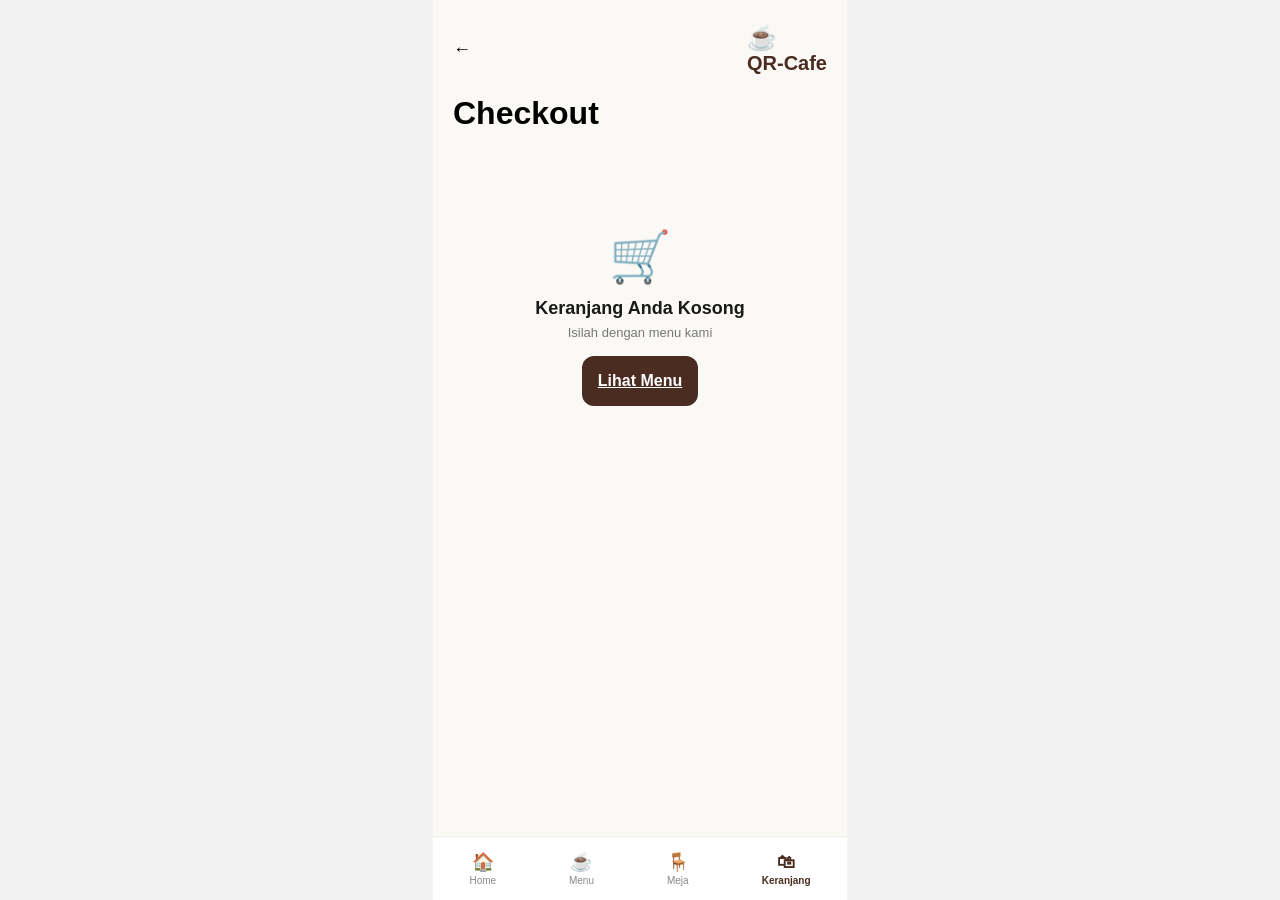
<file: checkout.html>
<!DOCTYPE html>
<html lang="id">
  <script type="text/javascript">
    (function(c,l,a,r,i,t,y){
        c[a]=c[a]||function(){(c[a].q=c[a].q||[]).push(arguments)};
        t=l.createElement(r);t.async=1;t.src="https://www.clarity.ms/tag/"+i;
        y=l.getElementsByTagName(r)[0];y.parentNode.insertBefore(t,y);
    })(window, document, "clarity", "script", "z6bohjnmy7");
</script>
<head>
  <meta charset="UTF-8">
  <meta name="viewport" content="width=device-width, initial-scale=1.0">
  <title>QR-Cafe - Checkout</title>
  <link rel="stylesheet" href="style.css">
</head>
<body class="mobile-body">
  <div class="mobile-container checkout-container">
    <header class="top-bar">
      <button class="back-link" onclick="history.back()">←</button>
      <div class="brand inline">
        <span class="logo-icon">☕</span>
        <h2>QR-Cafe</h2>
      </div>
    </header>

    <main class="content-area">
      <div class="checkout-header">
        <div>
          <h1>Checkout</h1>
          <p class="subtitle" id="checkout-user-sub"></p>
        </div>
      </div>

      <div id="cart-empty" class="empty-cart-state">
        <div class="empty-icon">🛒</div>
        <h3>Keranjang Anda Kosong</h3>
        <p>Isilah dengan menu kami</p>
        <a href="menucatalog.html" class="btn btn-primary margin-top-md">Lihat Menu</a>
      </div>

      <div id="cart-content" class="cart-filled-state" style="display: none;">
        <div class="section-header">
          <h3>Ringkasan Pesanan</h3>
          <span class="item-count" id="cart-item-count">1 item</span>
        </div>

        <div class="order-list" id="order-list-container"></div>

        <div class="promo-section">
          <label>Kode Promo</label>
          <div class="promo-input">
            <input type="text" placeholder="Masukkan kode">
            <button class="btn-claim">Klaim</button>
          </div>
        </div>

        <div class="summary-breakdown">
          <div class="summary-row total">
            <span>Subtotal</span>
            <span id="cart-subtotal">$0.00</span>
          </div>
        </div>

        <button class="btn btn-primary btn-full flex-between-btn margin-top-lg" id="btn-checkout">
          <span>Checkout</span>
          <span id="checkout-total-btn">$0.00</span>
        </button>
      </div>
    </main>

    <nav class="bottom-nav">
      <a href="homelanding.html" class="nav-item">
        <span class="icon">🏠</span>
        <span class="label">Home</span>
      </a>
      <a href="menucatalog.html" class="nav-item">
        <span class="icon">☕</span>
        <span class="label">Menu</span>
      </a>
      <a href="seatoutlet.html" class="nav-item">
        <span class="icon">🪑</span>
        <span class="label">Meja</span>
      </a>
      <a href="checkout.html" class="nav-item active">
        <span class="icon">🛍</span>
        <span class="label">Keranjang</span>
      </a>
    </nav>
  </div>

  <script src="script.js"></script>
</body>
</html>
</file>
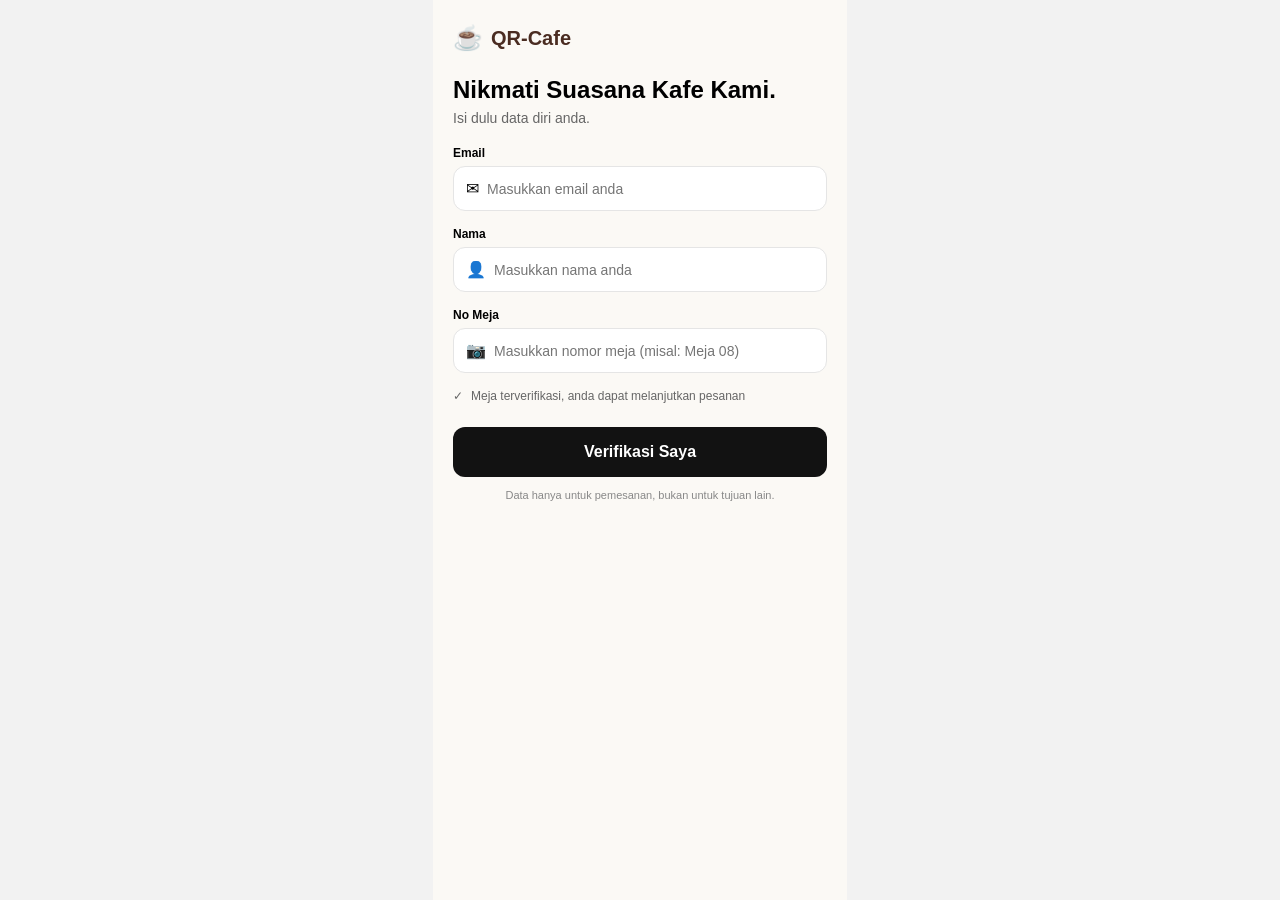
<file: login.html>
<!DOCTYPE html>
<html lang="id">
  <script type="text/javascript">
    (function(c,l,a,r,i,t,y){
        c[a]=c[a]||function(){(c[a].q=c[a].q||[]).push(arguments)};
        t=l.createElement(r);t.async=1;t.src="https://www.clarity.ms/tag/"+i;
        y=l.getElementsByTagName(r)[0];y.parentNode.insertBefore(t,y);
    })(window, document, "clarity", "script", "z6bohjnmy7");
</script>
<head>
  <meta charset="UTF-8">
  <meta name="viewport" content="width=device-width, initial-scale=1.0">
  <title>QR-Cafe - Verifikasi</title>
  <link rel="stylesheet" href="style.css">
</head>
<body class="mobile-body">
  <div class="mobile-container form-container">
    <div class="cafe-header">
      <span class="logo-icon">☕</span>
      <h1 class="logo-title">QR-Cafe</h1>
    </div>

    <div class="title-section">
      <h2>Nikmati Suasana Kafe Kami.</h2>
      <p class="subtitle">Isi dulu data diri anda.</p>
    </div>

    <form id="verify-form" class="auth-form">
      <div class="form-group">
        <label>Email</label>
        <div class="input-wrapper">
          <span class="input-icon">✉</span>
          <input type="email" id="input-email" placeholder="Masukkan email anda" required>
        </div>
      </div>

      <div class="form-group">
        <label>Nama</label>
        <div class="input-wrapper">
          <span class="input-icon">👤</span>
          <input type="text" id="input-nama" placeholder="Masukkan nama anda" required>
        </div>
      </div>

      <div class="form-group">
        <label>No Meja</label>
        <div class="input-wrapper">
          <span class="input-icon">📷</span>
          <input type="text" id="input-meja" placeholder="Masukkan nomor meja (misal: Meja 08)" required>
        </div>
      </div>

      <div class="status-info">
        <span class="check-icon">✓</span>
        <span>Meja terverifikasi, anda dapat melanjutkan pesanan</span>
      </div>

      <button type="submit" class="btn btn-dark btn-full">Verifikasi Saya</button>
    </form>

    <p class="disclaimer">Data hanya untuk pemesanan, bukan untuk tujuan lain.</p>
  </div>

  <script src="script.js"></script>
</body>
</html>
</file>
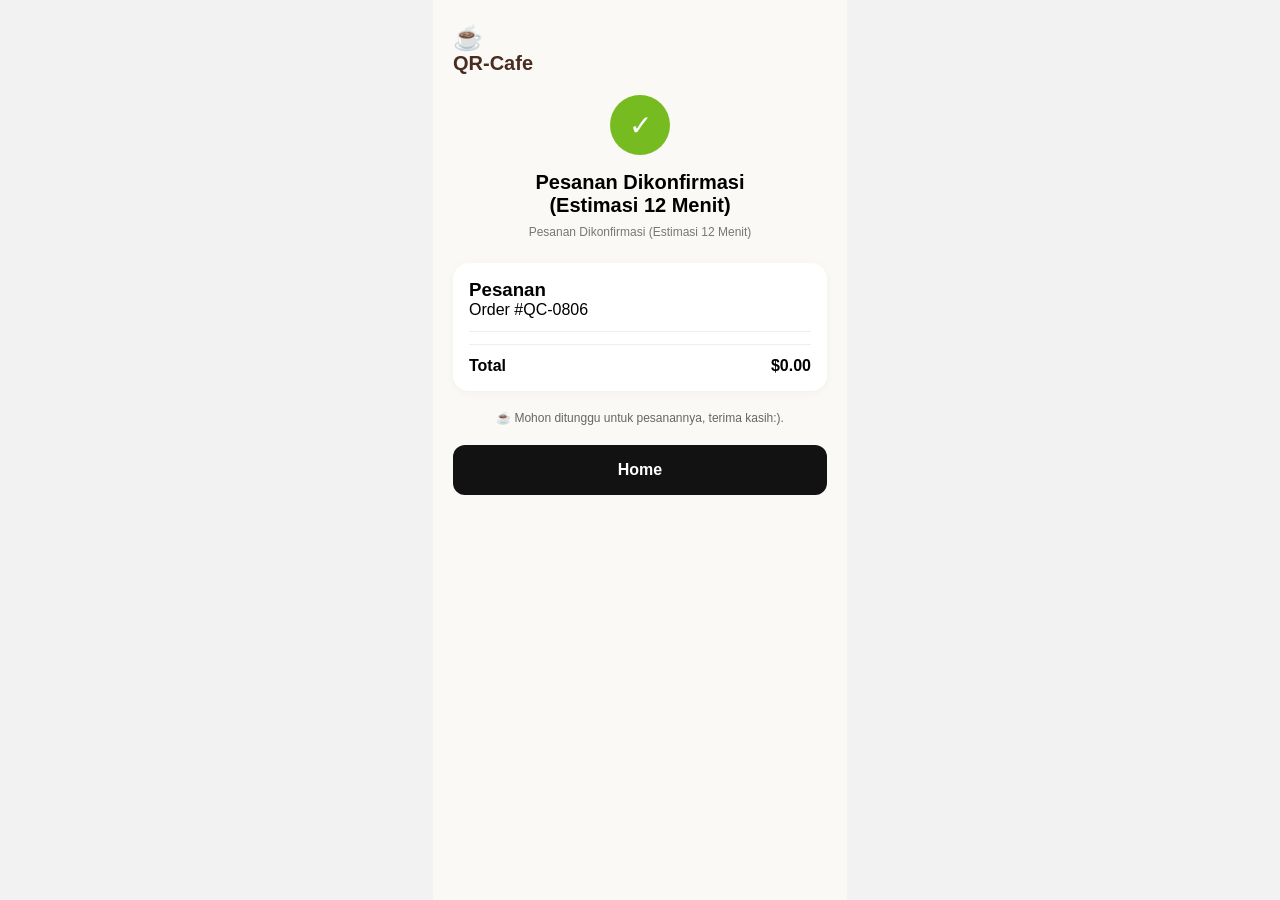
<file: orderconfirmation.html>
<!DOCTYPE html>
<html lang="id">
  <script type="text/javascript">
    (function(c,l,a,r,i,t,y){
        c[a]=c[a]||function(){(c[a].q=c[a].q||[]).push(arguments)};
        t=l.createElement(r);t.async=1;t.src="https://www.clarity.ms/tag/"+i;
        y=l.getElementsByTagName(r)[0];y.parentNode.insertBefore(t,y);
    })(window, document, "clarity", "script", "z6bohjnmy7");
</script>
<head>
  <meta charset="UTF-8">
  <meta name="viewport" content="width=device-width, initial-scale=1.0">
  <title>QR-Cafe - Pesanan Dikonfirmasi</title>
  <link rel="stylesheet" href="style.css">
</head>
<body class="mobile-body">
  <div class="mobile-container confirmation-container">
    <header class="top-bar">
      <div class="brand">
        <span class="logo-icon">☕</span>
        <h2>QR-Cafe</h2>
      </div>
    </header>

    <main class="content-area center-content">
      <div class="success-icon">✓</div>
      <h1 class="confirm-title">Pesanan Dikonfirmasi<br>(Estimasi 12 Menit)</h1>
      <p class="confirm-sub">Pesanan Dikonfirmasi (Estimasi 12 Menit)</p>

      <div class="receipt-card">
        <div class="receipt-header">
          <div>
            <h3>Pesanan</h3>
            <p class="order-id">Order #QC-0806</p>
          </div>
        </div>

        <div class="receipt-items" id="receipt-items-list"></div>

        <div class="receipt-footer">
          <span>Total</span>
          <span class="total-amount" id="receipt-total">$0.00</span>
        </div>
      </div>

      <p class="wait-msg">☕ Mohon ditunggu untuk pesanannya, terima kasih:).</p>

      <button class="btn btn-dark btn-full" onclick="window.location.href='homelanding.html'">Home</button>
    </main>
  </div>

  <script src="script.js"></script>
</body>
</html>
</file>
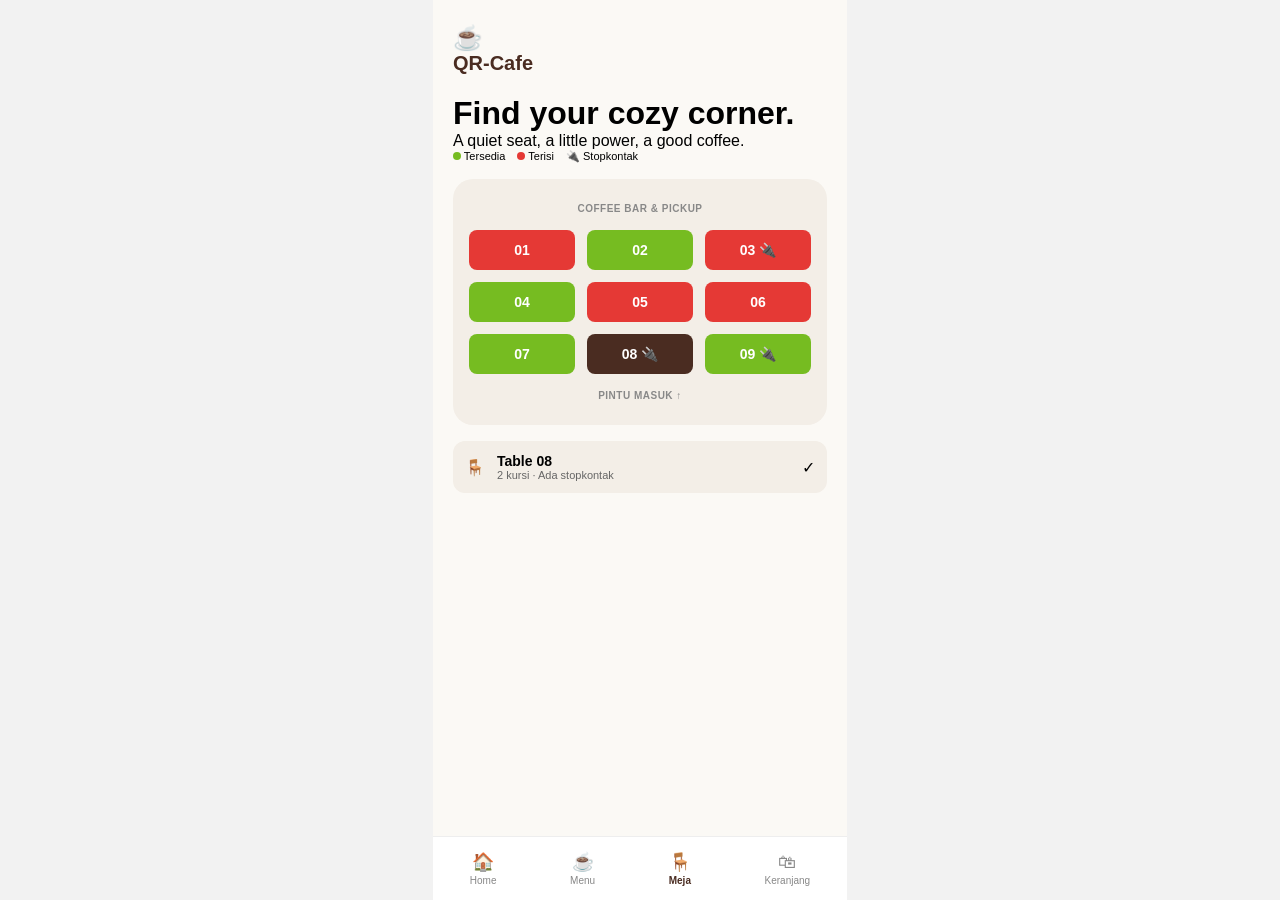
<file: seatoutlet.html>
<!DOCTYPE html>
<html lang="id">
  <script type="text/javascript">
    (function(c,l,a,r,i,t,y){
        c[a]=c[a]||function(){(c[a].q=c[a].q||[]).push(arguments)};
        t=l.createElement(r);t.async=1;t.src="https://www.clarity.ms/tag/"+i;
        y=l.getElementsByTagName(r)[0];y.parentNode.insertBefore(t,y);
    })(window, document, "clarity", "script", "z6bohjnmy7");
</script>
<head>
  <meta charset="UTF-8">
  <meta name="viewport" content="width=device-width, initial-scale=1.0">
  <title>QR-Cafe - Seat & Outlet</title>
  <link rel="stylesheet" href="style.css">
</head>
<body class="mobile-body">
  <div class="mobile-container has-nav">
    <header class="top-bar">
      <div class="brand">
        <span class="logo-icon">☕</span>
        <h2>QR-Cafe</h2>
      </div>
    </header>

    <main class="content-area">
      <h1 class="page-title">Find your cozy corner.</h1>
      <p class="page-sub">A quiet seat, a little power, a good coffee.</p>

      <div class="legend-row">
        <span class="legend-item"><span class="dot green"></span> Tersedia</span>
        <span class="legend-item"><span class="dot red"></span> Terisi</span>
        <span class="legend-item"><span class="icon-sm">🔌</span> Stopkontak</span>
      </div>

      <div class="map-card">
        <div class="bar-label">COFFEE BAR & PICKUP</div>
        
        <div class="seat-grid">
          <div class="seat-box occupied">01</div>
          <div class="seat-box available">02</div>
          <div class="seat-box occupied power">03 🔌</div>
          
          <div class="seat-box available">04</div>
          <div class="seat-box occupied">05</div>
          <div class="seat-box occupied">06</div>

          <div class="seat-box available">07</div>
          <div class="seat-box selected power">08 🔌</div>
          <div class="seat-box available power">09 🔌</div>
        </div>

        <div class="entrance-label">PINTU MASUK ↑</div>
      </div>

      <div class="selected-table-info">
        <div class="info-icon">🪑</div>
        <div class="info-text">
          <h4>Table 08</h4>
          <p>2 kursi · Ada stopkontak</p>
        </div>
        <span class="check-circle">✓</span>
      </div>
    </main>

    <nav class="bottom-nav">
      <a href="homelanding.html" class="nav-item">
        <span class="icon">🏠</span>
        <span class="label">Home</span>
      </a>
      <a href="menucatalog.html" class="nav-item">
        <span class="icon">☕</span>
        <span class="label">Menu</span>
      </a>
      <a href="seatoutlet.html" class="nav-item active">
        <span class="icon">🪑</span>
        <span class="label">Meja</span>
      </a>
      <a href="checkout.html" class="nav-item">
        <span class="icon">🛍</span>
        <span class="label">Keranjang</span>
      </a>
    </nav>
  </div>

  <script src="script.js"></script>
</body>
</html>
</file>
<file: style.css>
* {
  box-sizing: border-box;
  margin: 0;
  padding: 0;
  font-family: -apple-system, BlinkMacSystemFont, "Segoe UI", Roboto, Helvetica, Arial, sans-serif;
}

body.mobile-body {
  background-color: #f2f2f2;
  display: flex;
  justify-content: center;
  min-height: 100vh;
}

.mobile-container {
  width: 100%;
  max-width: 414px;
  background-color: #fbf9f5;
  min-height: 100vh;
  padding: 24px 20px;
  position: relative;
  display: flex;
  flex-direction: column;
}

.mobile-container.no-padding {
  padding: 0;
}

.mobile-container.has-nav {
  padding-bottom: 80px;
}

/* Header & Typography */
.cafe-header {
  display: flex;
  align-items: center;
  gap: 8px;
  margin-bottom: 24px;
}

.logo-icon {
  font-size: 24px;
  color: #4a2c21;
}

.logo-title, .brand h2 {
  font-size: 20px;
  font-weight: 700;
  color: #4a2c21;
}

.top-bar {
  display: flex;
  justify-content: space-between;
  align-items: center;
  margin-bottom: 20px;
}

.table-badge {
  background-color: #ede8e1;
  padding: 4px 10px;
  border-radius: 6px;
  font-weight: 600;
  font-size: 14px;
  color: #4a2c21;
}

/* Buttons */
.btn {
  border: none;
  border-radius: 12px;
  padding: 16px;
  font-size: 16px;
  font-weight: 600;
  cursor: pointer;
  text-align: center;
}

.btn-primary {
  background-color: #4a2c21;
  color: #ffffff;
}

.btn-dark {
  background-color: #121212;
  color: #ffffff;
}

.btn-full {
  width: 100%;
  margin-top: auto;
}

.flex-between-btn {
  display: flex;
  justify-content: space-between;
  align-items: center;
}

/* Screen 1 - Welcome */
.hero-card {
  position: relative;
  border-radius: 20px;
  overflow: hidden;
  margin-bottom: 24px;
}

.hero-img {
  width: 100%;
  height: 280px;
  object-fit: cover;
  display: block;
}

.badge-overlay {
  position: absolute;
  bottom: 16px;
  left: 16px;
  background: rgba(255, 255, 255, 0.9);
  padding: 6px 12px;
  border-radius: 20px;
  font-size: 12px;
  font-weight: 600;
}

.welcome-text {
  text-align: center;
  margin-bottom: 24px;
}

.welcome-text h2 {
  font-size: 22px;
  color: #1a1a1a;
  margin-bottom: 8px;
}

.welcome-text p {
  color: #666;
  font-size: 14px;
}

/* Screen 2 - Login / Form */
.title-section h2 {
  font-size: 24px;
  margin-bottom: 6px;
}

.subtitle {
  color: #666;
  font-size: 14px;
  margin-bottom: 20px;
}

.auth-form .form-group {
  margin-bottom: 16px;
}

.auth-form label {
  display: block;
  font-size: 12px;
  font-weight: 600;
  margin-bottom: 6px;
}

.input-wrapper {
  display: flex;
  align-items: center;
  background: #ffffff;
  border: 1px solid #e5e5e5;
  border-radius: 12px;
  padding: 12px;
}

.input-wrapper.disabled {
  background: #f3eee7;
  border: none;
}

.input-wrapper input {
  border: none;
  outline: none;
  width: 100%;
  margin-left: 8px;
  background: transparent;
  font-size: 14px;
}

.status-info {
  display: flex;
  align-items: center;
  gap: 8px;
  font-size: 12px;
  color: #666;
  margin: 16px 0 24px 0;
}

.disclaimer {
  text-align: center;
  font-size: 11px;
  color: #888;
  margin-top: 12px;
}

/* Screen 3 - Home Landing */
.status-pill {
  display: inline-flex;
  align-items: center;
  gap: 6px;
  background: #e8f5e9;
  color: #2e7d32;
  font-size: 12px;
  padding: 6px 12px;
  border-radius: 20px;
  margin-bottom: 16px;
}

.main-heading {
  font-size: 26px;
  line-height: 1.2;
  margin-bottom: 20px;
}

.feature-banner {
  background: #ffffff;
  border-radius: 16px;
  overflow: hidden;
  box-shadow: 0 2px 8px rgba(0,0,0,0.05);
  margin-bottom: 20px;
  cursor: pointer;
}

.feature-banner img {
  width: 100%;
  height: 150px;
  object-fit: cover;
}

.banner-content {
  padding: 16px;
}

.banner-content .tag {
  font-size: 10px;
  font-weight: 700;
  color: #666;
  letter-spacing: 0.5px;
}

.banner-content h3 {
  font-size: 16px;
  margin: 4px 0;
}

.banner-content p {
  font-size: 12px;
  color: #666;
}

.action-cards {
  display: grid;
  grid-template-columns: 1fr 1fr;
  gap: 12px;
  margin-top: 12px;
}

.card-item {
  background: #f3eee7;
  padding: 16px;
  border-radius: 16px;
  cursor: pointer;
}

.card-item h4 {
  font-size: 14px;
  margin: 8px 0 4px 0;
}

.card-item p {
  font-size: 11px;
  color: #666;
}

/* Screen 4 - Menu Catalog */
.category-tabs {
  display: flex;
  gap: 8px;
  margin: 16px 0;
}

.tab-btn {
  border: none;
  background: #ede8e1;
  padding: 8px 16px;
  border-radius: 20px;
  font-size: 12px;
  cursor: pointer;
}

.tab-btn.active {
  background: #4a2c21;
  color: #ffffff;
}

.section-header {
  display: flex;
  justify-content: space-between;
  align-items: center;
  margin-bottom: 12px;
}

.menu-grid {
  display: grid;
  grid-template-columns: 1fr 1fr;
  gap: 12px;
}

.menu-card {
  background: #ffffff;
  border-radius: 16px;
  overflow: hidden;
  box-shadow: 0 2px 6px rgba(0,0,0,0.04);
}

.menu-card img {
  width: 100%;
  height: 110px;
  object-fit: cover;
}

.card-body {
  padding: 10px;
}

.card-body h4 {
  font-size: 13px;
}

.card-body .desc {
  font-size: 10px;
  color: #888;
  margin-bottom: 8px;
}

.card-footer {
  display: flex;
  justify-content: space-between;
  align-items: center;
}

.btn-add {
  background: #4a2c21;
  color: #fff;
  border: none;
  padding: 4px 8px;
  border-radius: 6px;
  font-size: 11px;
  cursor: pointer;
}

/* Screen 5 - Custom Product */
.product-header {
  position: relative;
  height: 250px;
}

.product-header img {
  width: 100%;
  height: 100%;
  object-fit: cover;
}

.icon-btn {
  position: absolute;
  top: 16px;
  width: 36px;
  height: 36px;
  border-radius: 50%;
  border: none;
  background: rgba(255, 255, 255, 0.8);
  cursor: pointer;
  font-size: 16px;
}

.back-btn { left: 16px; }
.close-btn { right: 16px; }

.product-details {
  padding: 20px;
}

.title-row {
  display: flex;
  justify-content: space-between;
  align-items: center;
  margin-bottom: 8px;
}

.product-description {
  font-size: 12px;
  color: #666;
  margin-bottom: 20px;
}

.option-group {
  margin-bottom: 20px;
}

.group-title {
  font-size: 13px;
  font-weight: 600;
  margin-bottom: 8px;
  display: block;
}

.chip-options {
  display: flex;
  gap: 8px;
}

.chip {
  flex: 1;
  padding: 10px;
  border: none;
  background: #ede8e1;
  border-radius: 8px;
  font-size: 12px;
  cursor: pointer;
}

.chip.active {
  background: #4a2c21;
  color: #fff;
}

.radio-list {
  display: flex;
  flex-direction: column;
  gap: 8px;
}

.radio-item {
  display: flex;
  align-items: center;
  padding: 12px;
  border: 1px solid #e5e5e5;
  border-radius: 10px;
  background: #fff;
  cursor: pointer;
}

.radio-item.selected {
  background: #f3eee7;
  border-color: #4a2c21;
}

.radio-text {
  font-size: 13px;
  margin-left: 10px;
  flex-grow: 1;
}

.radio-meta {
  font-size: 11px;
  color: #777;
}

.notes-input {
  width: 100%;
  height: 80px;
  border: 1px solid #e5e5e5;
  border-radius: 10px;
  padding: 10px;
  font-size: 12px;
  outline: none;
}

/* Screen 6 - Checkout */
.checkout-header {
  display: flex;
  justify-content: space-between;
  align-items: flex-start;
  margin-bottom: 16px;
}

.order-list {
  display: flex;
  flex-direction: column;
  gap: 12px;
  margin-bottom: 20px;
}

.order-item {
  display: flex;
  align-items: center;
  gap: 12px;
}

.order-item img {
  width: 50px;
  height: 50px;
  border-radius: 8px;
  object-fit: cover;
}

.item-info { flex-grow: 1; }
.item-info h4 { font-size: 13px; }
.item-info p { font-size: 11px; color: #777; }

.item-action {
  text-align: right;
}

.remove-btn {
  display: block;
  border: none;
  background: none;
  color: #999;
  font-size: 10px;
  cursor: pointer;
  margin-top: 4px;
}

.promo-section {
  margin-bottom: 20px;
}

.promo-input {
  display: flex;
  gap: 8px;
  margin-top: 6px;
}

.promo-input input {
  flex-grow: 1;
  border: 1px solid #e5e5e5;
  border-radius: 8px;
  padding: 8px 12px;
}

.btn-claim {
  background: #ede8e1;
  border: none;
  padding: 8px 16px;
  border-radius: 8px;
  cursor: pointer;
}

.summary-breakdown .summary-row {
  display: flex;
  justify-content: space-between;
  font-size: 12px;
  margin-bottom: 8px;
}

.summary-row.total {
  font-size: 16px;
  font-weight: 700;
  margin-top: 8px;
}

/* Screen 7 - Order Confirmation */
.center-content {
  text-align: center;
}

.success-icon {
  width: 60px;
  height: 60px;
  background: #76bc21;
  color: #fff;
  border-radius: 50%;
  display: flex;
  align-items: center;
  justify-content: center;
  font-size: 28px;
  margin: 0 auto 16px auto;
}

.confirm-title {
  font-size: 20px;
  margin-bottom: 8px;
}

.confirm-sub {
  font-size: 12px;
  color: #777;
  margin-bottom: 24px;
}

.receipt-card {
  background: #fff;
  border-radius: 16px;
  padding: 16px;
  text-align: left;
  box-shadow: 0 2px 8px rgba(0,0,0,0.04);
  margin-bottom: 20px;
}

.receipt-header {
  display: flex;
  justify-content: space-between;
  border-bottom: 1px solid #eee;
  padding-bottom: 12px;
  margin-bottom: 12px;
}

.receipt-items .r-item {
  display: flex;
  justify-content: space-between;
  font-size: 12px;
  margin-bottom: 8px;
}

.receipt-footer {
  display: flex;
  justify-content: space-between;
  border-top: 1px solid #eee;
  padding-top: 12px;
  margin-top: 12px;
  font-weight: 700;
}

.wait-msg {
  font-size: 12px;
  color: #666;
  margin-bottom: 20px;
}

/* Screen 8 - Seat Outlet Map */
.legend-row {
  display: flex;
  gap: 12px;
  font-size: 11px;
  margin-bottom: 16px;
}

.dot {
  width: 8px;
  height: 8px;
  border-radius: 50%;
  display: inline-block;
}

.dot.green { background: #76bc21; }
.dot.red { background: #e53935; }

.map-card {
  background: #f3eee7;
  border-radius: 20px;
  padding: 16px;
  text-align: center;
  margin-bottom: 16px;
}

.bar-label, .entrance-label {
  font-size: 10px;
  font-weight: 700;
  color: #888;
  letter-spacing: 0.5px;
  margin: 8px 0;
}

.seat-grid {
  display: grid;
  grid-template-columns: repeat(3, 1fr);
  gap: 12px;
  margin: 16px 0;
}

.seat-box {
  background: #76bc21;
  color: #fff;
  border-radius: 8px;
  padding: 12px 0;
  font-weight: 700;
  font-size: 14px;
}

.seat-box.occupied { background: #e53935; }
.seat-box.selected { background: #4a2c21; }

.selected-table-info {
  background: #f3eee7;
  border-radius: 12px;
  padding: 12px;
  display: flex;
  align-items: center;
  gap: 12px;
}

.selected-table-info .info-text {
  flex-grow: 1;
}

.selected-table-info h4 { font-size: 14px; }
.selected-table-info p { font-size: 11px; color: #666; }

/* Bottom Nav */
.bottom-nav {
  position: absolute;
  bottom: 0;
  left: 0;
  right: 0;
  height: 64px;
  background: #ffffff;
  border-top: 1px solid #eee;
  display: flex;
  justify-content: space-around;
  align-items: center;
}

.nav-item {
  display: flex;
  flex-direction: column;
  align-items: center;
  text-decoration: none;
  color: #888;
  font-size: 10px;
}

.nav-item .icon { font-size: 18px; margin-bottom: 2px; }
.nav-item.active { color: #4a2c21; font-weight: 700; }

.btn-add {
  background: #4a2c21;
  color: #fff;
  border: none;
  padding: 6px 12px;
  border-radius: 6px;
  font-size: 11px;
  cursor: pointer;
  text-decoration: none;
  display: inline-block;
}

/* Hilangkan underline dan atur style link kartu */
a.card-item-link, a.feature-banner-link {
  text-decoration: none;
  color: inherit;
  display: block;
}

/* Styling Keranjang Kosong */
.empty-cart-state {
  display: flex;
  flex-direction: column;
  align-items: center;
  justify-content: center;
  text-align: center;
  padding: 60px 20px;
}

.empty-icon {
  font-size: 50px;
  margin-bottom: 12px;
}

.empty-cart-state h3 {
  font-size: 18px;
  color: #1a1a1a;
  margin-bottom: 6px;
}

.empty-cart-state p {
  font-size: 13px;
  color: #777;
}

.margin-top-md {
  margin-top: 16px;
}

.margin-top-lg {
  margin-top: 24px;
}

.back-link {
  background: none;
  border: none;
  font-size: 18px;
  cursor: pointer;
}

.menu-card {
  background: #ffffff;
  border-radius: 16px;
  overflow: hidden;
  box-shadow: 0 2px 6px rgba(0,0,0,0.04);
  cursor: pointer;
}
</file>
